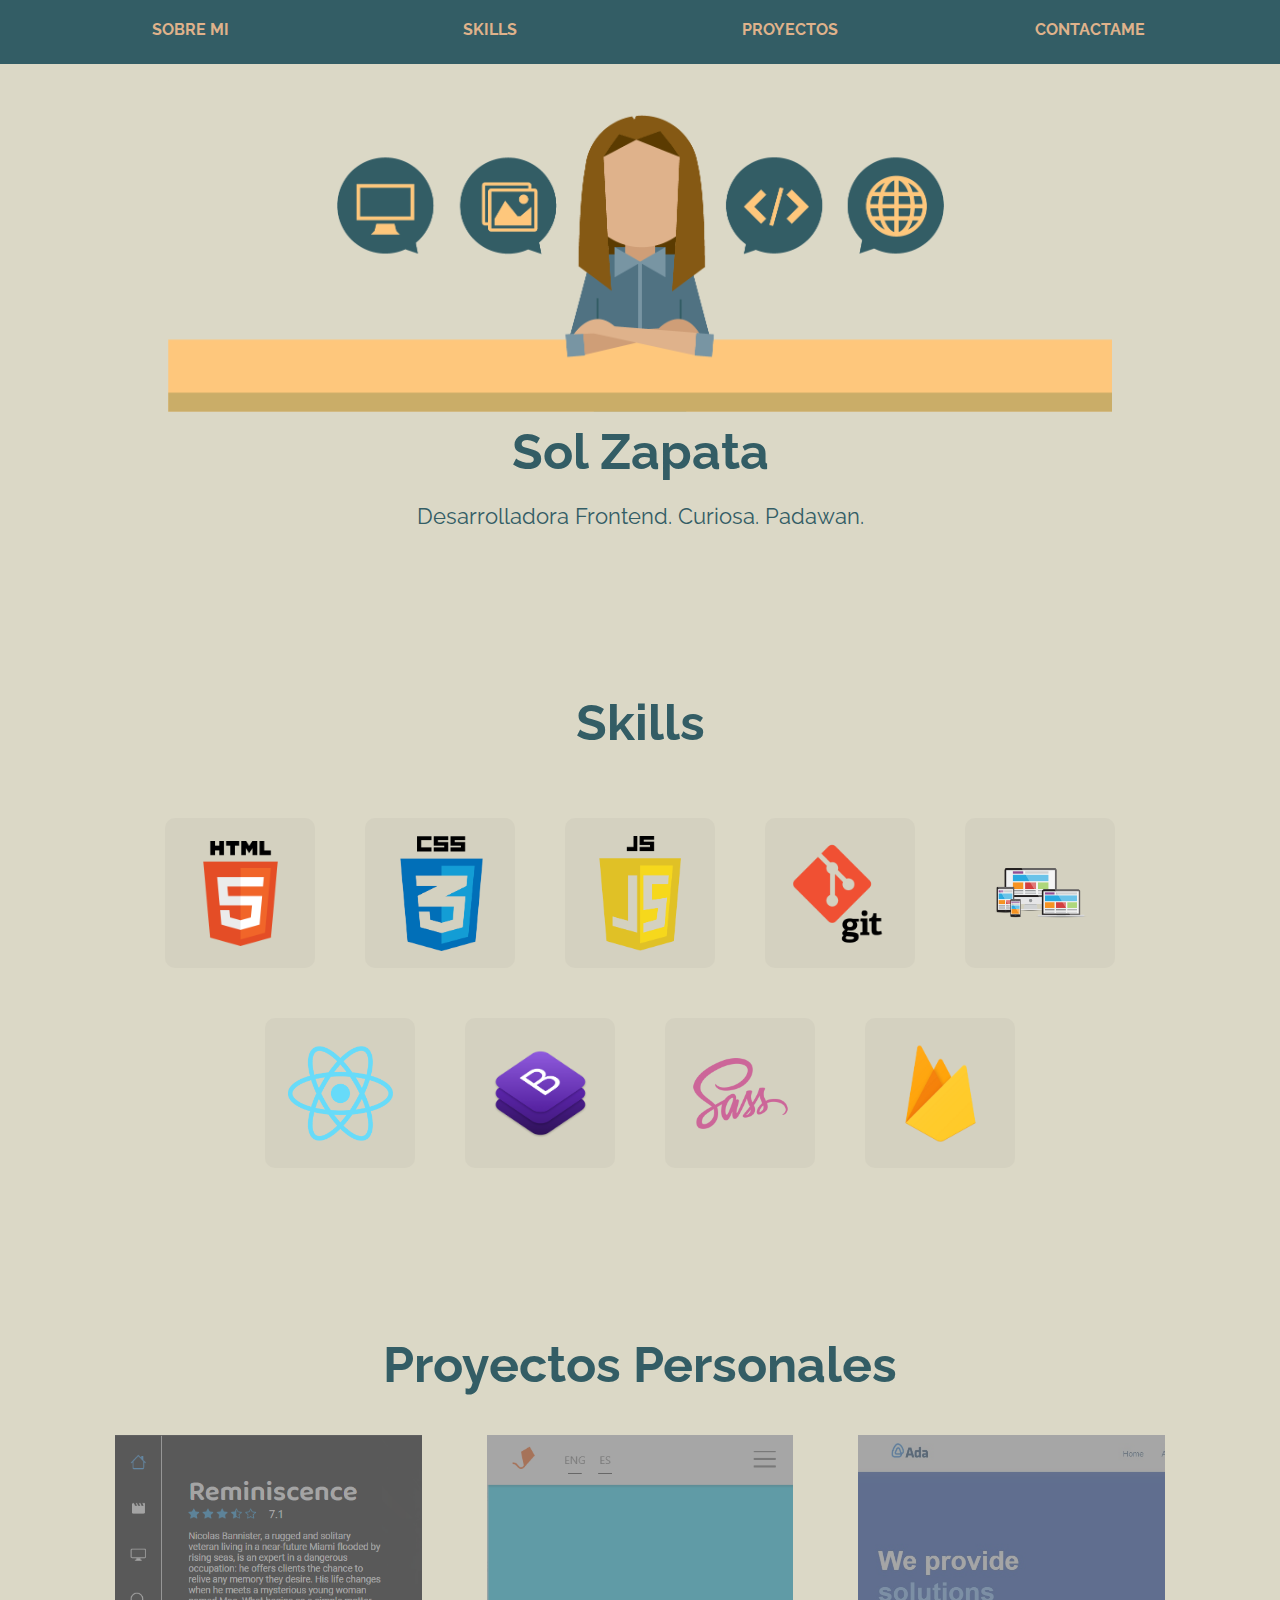
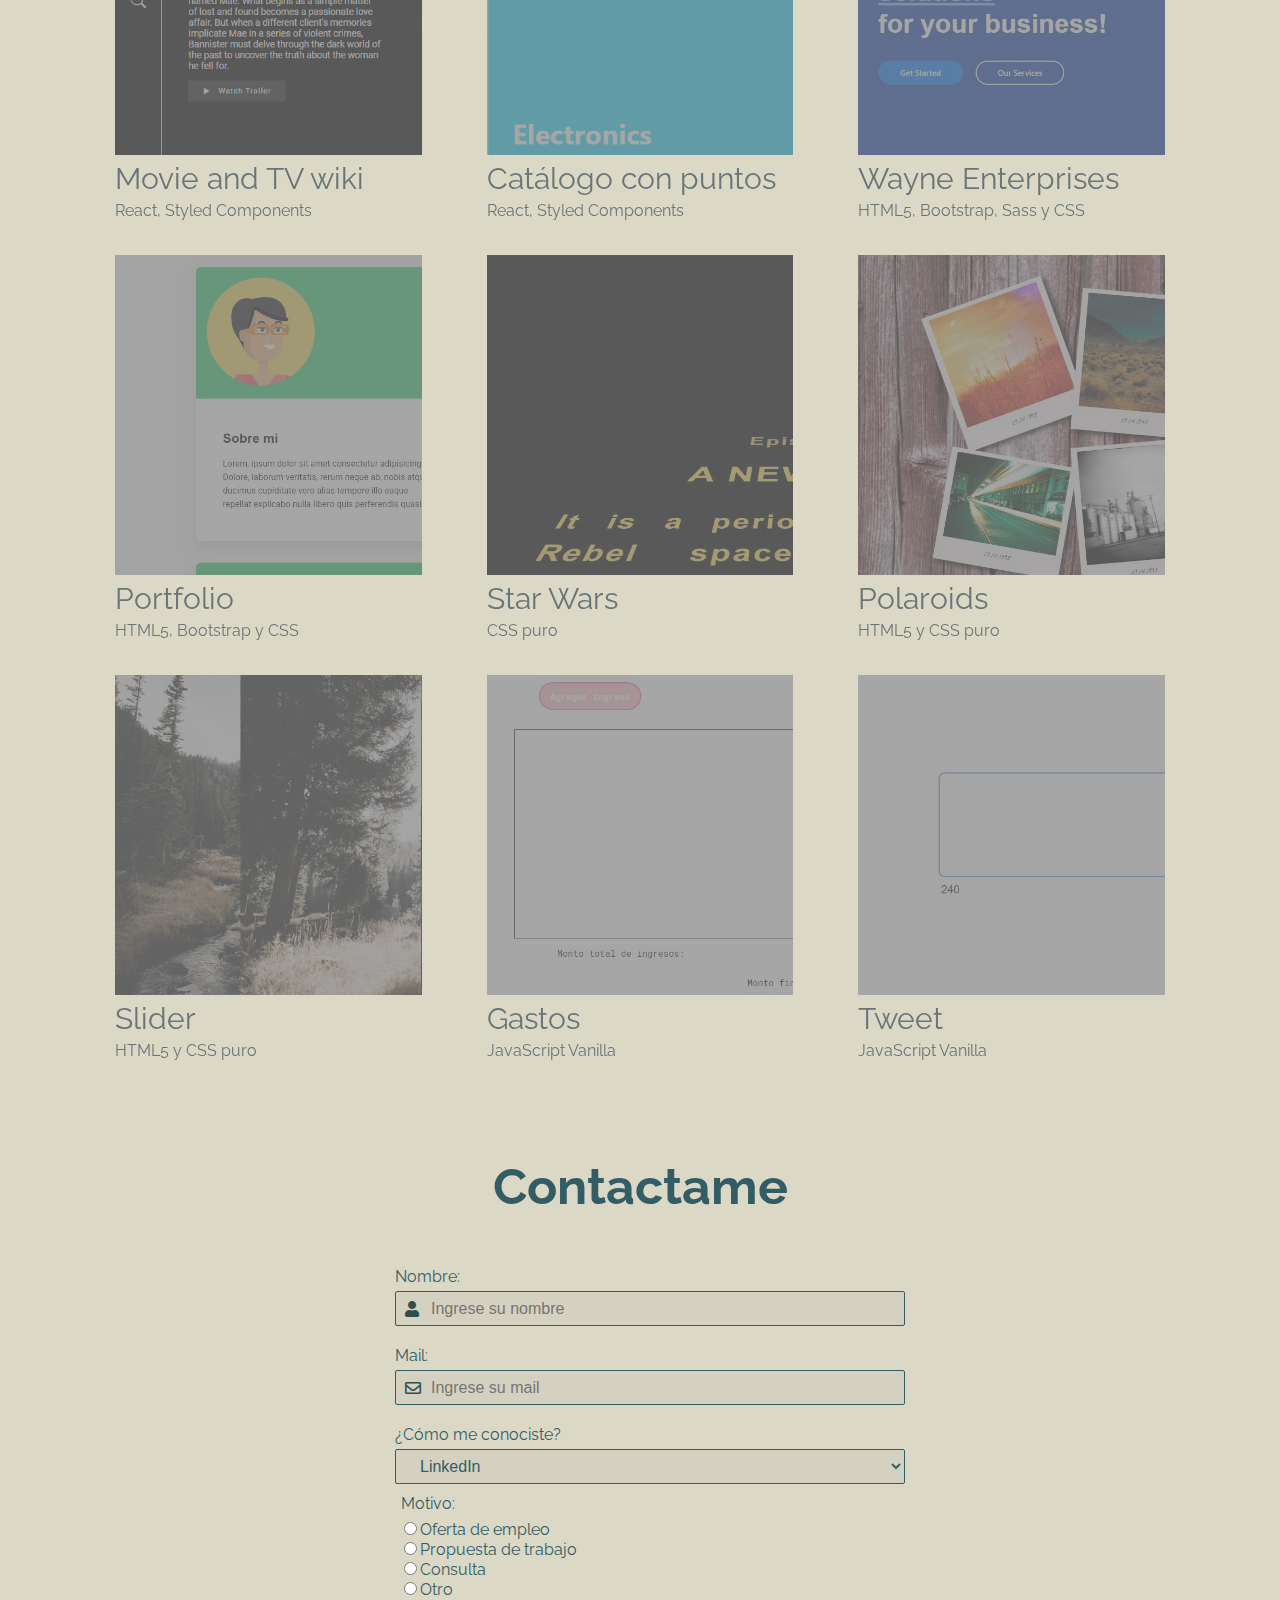
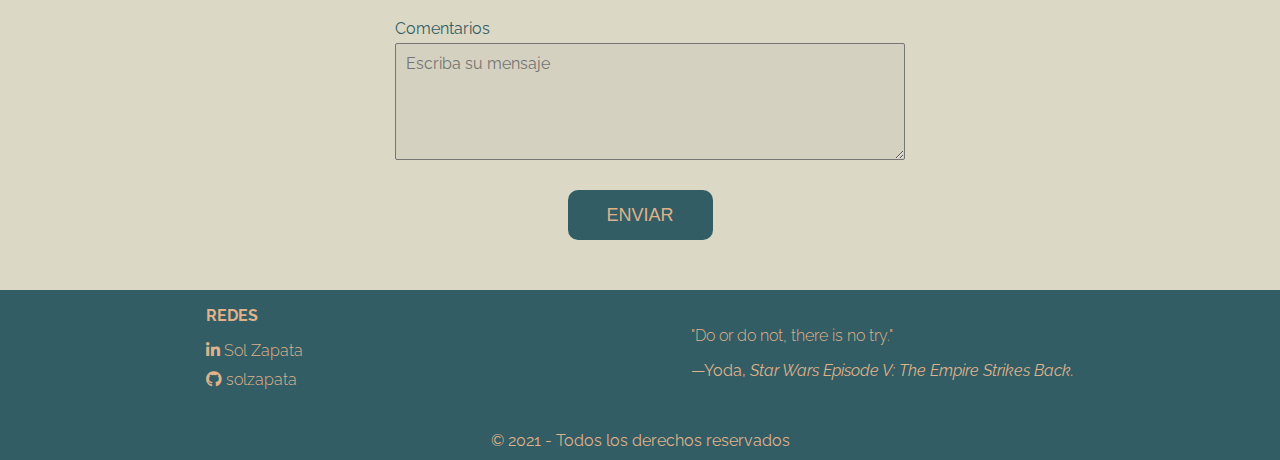
<file: index.html>
<!DOCTYPE html>
<html>
  <head>
    <title>Portfolio Sol Zapata</title>
    <link
      rel="stylesheet"
      href="https://cdnjs.cloudflare.com/ajax/libs/font-awesome/5.11.2/css/all.css"
    />
    <link rel="stylesheet" type="text/css" href="main.css" />
    <link
      href="https://fonts.googleapis.com/css?family=Calistoga:200,400,600|Open+Sans:200,300,400,700|Pacifico|Raleway:100,200,300,400,700,900&display=swap"
      rel="stylesheet"
    />
    <script src="https://ajax.googleapis.com/ajax/libs/jquery/3.5.1/jquery.min.js"></script>
  </head>

  <body>
    <header>
      <nav>
        <ul class="nav-items">
          <li><a class="nav-item" href="#aboutme">SOBRE MI</a></li>
          <li><a class="nav-item" href="#skills">SKILLS</a></li>
          <li class="proyects-nav-item">
            <a class="nav-item" href="#proyects">PROYECTOS</a>
          </li>
          <li><a class="nav-item" href="#contactme">CONTACTAME</a></li>
        </ul>
      </nav>
    </header>

    <main>
      <section id="aboutme" class="main-content presentation">
        <img class="owner-photo" src="imgs/SolZap.png" />
        <h1 class="owner-name section-title">Sol Zapata</h1>
        <p class="owner-information">
          Desarrolladora Frontend. Curiosa. Padawan.
        </p>
      </section>

      <section id="skills" class="main-content skills">
        <h2 class="section-title">Skills</h2>
        <ul class="main-contest-list">
          <li class="skill">
            <div class="list-container">
              <img src="imgs/skills/html.png" class="skill-img" />
            </div>
          </li>
          <li class="skill">
            <div class="list-container">
              <img src="imgs/skills/css.png" class="skill-img" />
            </div>
          </li>
          <li class="skill">
            <div class="list-container">
              <img src="imgs/skills/js.png" class="skill-img" />
            </div>
          </li>
          <li class="skill">
            <div class="list-container">
              <img src="imgs/skills/git.png" class="skill-img" />
            </div>
          </li>
          <li class="skill">
            <div class="list-container">
              <img src="imgs/skills/responsive.png" class="skill-img" />
            </div>
          </li>
          <li class="skill">
            <div class="list-container">
              <img src="imgs/skills/react.png" class="skill-img" />
            </div>
          </li>
          <li class="skill">
            <div class="list-container">
              <img src="imgs/skills/bootstrap.png" class="skill-img" />
            </div>
          </li>
          <li class="skill">
            <div class="list-container">
              <img src="imgs/skills/sass.png" class="skill-img" />
            </div>
          </li>
          <li class="skill">
            <div class="list-container">
              <img src="imgs/skills/firebase.png" class="skill-img" />
            </div>
          </li>
        </ul>
      </section>

      <section id="proyects" class="main-content proyects">
        <h2 class="section-title">Proyectos Personales</h2>

        <div class="proyects-container">
          <div class="proyect">
            <a
              class="proyect-link"
              href="https://movieandtvwiki.netlify.app/"
              target="_blank"
            ></a>
            <div class="proyect-description">
              <p class="proyect-name">Movie and TV wiki</p>
              <span>React, Styled Components</span>
            </div>
          </div>

          <div class="proyect">
            <a
              class="proyect-link"
              href="https://aerolab-challenge-rho.vercel.app/"
              target="_blank"
            ></a>
            <div class="proyect-description">
              <p class="proyect-name">Catálogo con puntos</p>
              <span>React, Styled Components</span>
            </div>
          </div>

          <div class="proyect">
            <a class="proyect-link" href="html/wayne.html" target="_blank"></a>
            <div class="proyect-description">
              <p class="proyect-name">Wayne Enterprises</p>
              <span>HTML5, Bootstrap, Sass y CSS</span>
            </div>
          </div>

          <div class="proyect">
            <a
              class="proyect-link"
              href="html/portfolio.html"
              target="_blank"
            ></a>
            <div class="proyect-description">
              <p class="proyect-name">Portfolio</p>
              <span>HTML5, Bootstrap y CSS</span>
            </div>
          </div>

          <div class="proyect">
            <a
              class="proyect-link"
              href="html/starwars.html"
              target="_blank"
            ></a>
            <div class="proyect-description">
              <p class="proyect-name">Star Wars</p>
              <span>CSS puro</span>
            </div>
          </div>

          <div class="proyect">
            <a
              class="proyect-link"
              href="html/polaroids.html"
              target="_blank"
            ></a>
            <div class="proyect-description">
              <p class="proyect-name">Polaroids</p>
              <span>HTML5 y CSS puro</span>
            </div>
          </div>

          <div class="proyect">
            <a class="proyect-link" href="html/slider.html" target="_blank"></a>
            <div class="proyect-description">
              <p class="proyect-name">Slider</p>
              <span>HTML5 y CSS puro</span>
            </div>
          </div>

          <div class="proyect">
            <a
              class="proyect-link"
              href="./html/controladordegastos.html"
              target="_blank"
            ></a>
            <div class="proyect-description">
              <p class="proyect-name">Gastos</p>
              <span>JavaScript Vanilla</span>
            </div>
          </div>

          <div class="proyect">
            <a
              class="proyect-link"
              href="./html/tweet.html"
              target="_blank"
            ></a>
            <div class="proyect-description">
              <p class="proyect-name">Tweet</p>
              <span>JavaScript Vanilla</span>
            </div>
          </div>
        </div>
      </section>

      <section id="contactme" class="main-content contactme">
        <h2 class="section-title">Contactame</h2>
        <form
          class="contact-me-form"
          action="https://formsubmit.co/0f977f95702e413e2dbde61e8049b1c4"
          method="POST"
        >
          <div class="contact-information">
            <label for="contact-name">Nombre:</label>
            <div class="form-imput-container">
              <input
                required
                placeholder="Ingrese su nombre"
                type="text"
                id="contact-name"
                class="contact-me-form-input"
                name="nombre"
              />
              <i class="fas fa-user user-icon"></i>
              <i class="fas fa-check-circle valid-icon"></i>
              <i class="fas fa-times-circle invalid-icon"></i>
            </div>
          </div>
          <div class="contact-information">
            <label for="contact-mail">Mail:</label>
            <div class="form-imput-container">
              <input
                required
                placeholder="Ingrese su mail"
                type="email"
                id="contact-mail"
                class="contact-me-form-input"
                name="email"
              />
              <i class="far fa-envelope mail-icon"></i>
              <i class="fas fa-check-circle valid-icon"></i>
              <i class="fas fa-times-circle invalid-icon"></i>
            </div>
          </div>
          <div class="contact-information">
            <label>¿Cómo me conociste?</label>
            <select
              name="como-me-conoces"
              class="contact-me-form-input option-menu"
            >
              <option>LinkedIn</option>
              <option>Twitter</option>
              <option>Facebook</option>
              <option>Referidos</option>
              <option>Otro</option>
            </select>
          </div>
          <fieldset name="razon-de-contacto" class="reason-for-contact">
            <legend>Motivo:</legend>
            <div class="reason">
              <input type="radio" name="reason" id="job-offer" /><label
                for="job-offer"
                >Oferta de empleo</label
              >
            </div>
            <div class="reason">
              <input type="radio" name="reason" id="work-proposition" /><label
                for="work-proposition"
                >Propuesta de trabajo</label
              >
            </div>
            <div class="reason">
              <input type="radio" name="reason" id="question" /><label
                for="question"
                >Consulta</label
              >
            </div>
            <div class="reason">
              <input type="radio" name="reason" id="other" /><label for="other"
                >Otro</label
              >
            </div>
          </fieldset>
          <div class="contact-information">
            <label for="contact-msg">Comentarios</label>
            <textarea
              placeholder="Escriba su mensaje"
              cols="50"
              rows="5"
              id="contact-msg"
              class="contact-me-form-input"
              name="comentarios"
            ></textarea>
          </div>
          <button class="contact-information send-btn" type="submit">
            ENVIAR
          </button>
        </form>
      </section>
    </main>

    <footer>
      <div class="footer-main-part">
        <div class="footer-column socialnetworks-column">
          <p id="socialnetworks" class="footer-links-title">REDES</p>
          <ul class="footer-links">
            <li class="footer-link">
              <i class="fab fa-linkedin-in socialnetwork-icon"></i>
              <a
                class="footer-social-network-user"
                target="_blank"
                href="https://www.linkedin.com/in/sol-zapata/"
                >Sol Zapata</a
              >
            </li>
            <li class="footer-link">
              <i class="fab fa-github socialnetwork-icon"></i>
              <a
                class="footer-social-network-user"
                target="_blank"
                href="https://www.github.com/solzapata"
                >solzapata</a
              >
            </li>
          </ul>
        </div>

        <div class="footer-column quote-column">
          <div class="footer-quote">
            <p class="footer-quote-text">"Do or do not, there is no try."</p>
            <p class="footer-quote-author">
              —Yoda, <i>Star Wars Episode V: The Empire Strikes Back.</i>
            </p>
          </div>
        </div>
      </div>

      <div class="footer-copyright">
        <p class="footer-copyright-text">
          © 2021 - Todos los derechos reservados
        </p>
      </div>
    </footer>
    <script src="script.js"></script>
  </body>
</html>
</file>
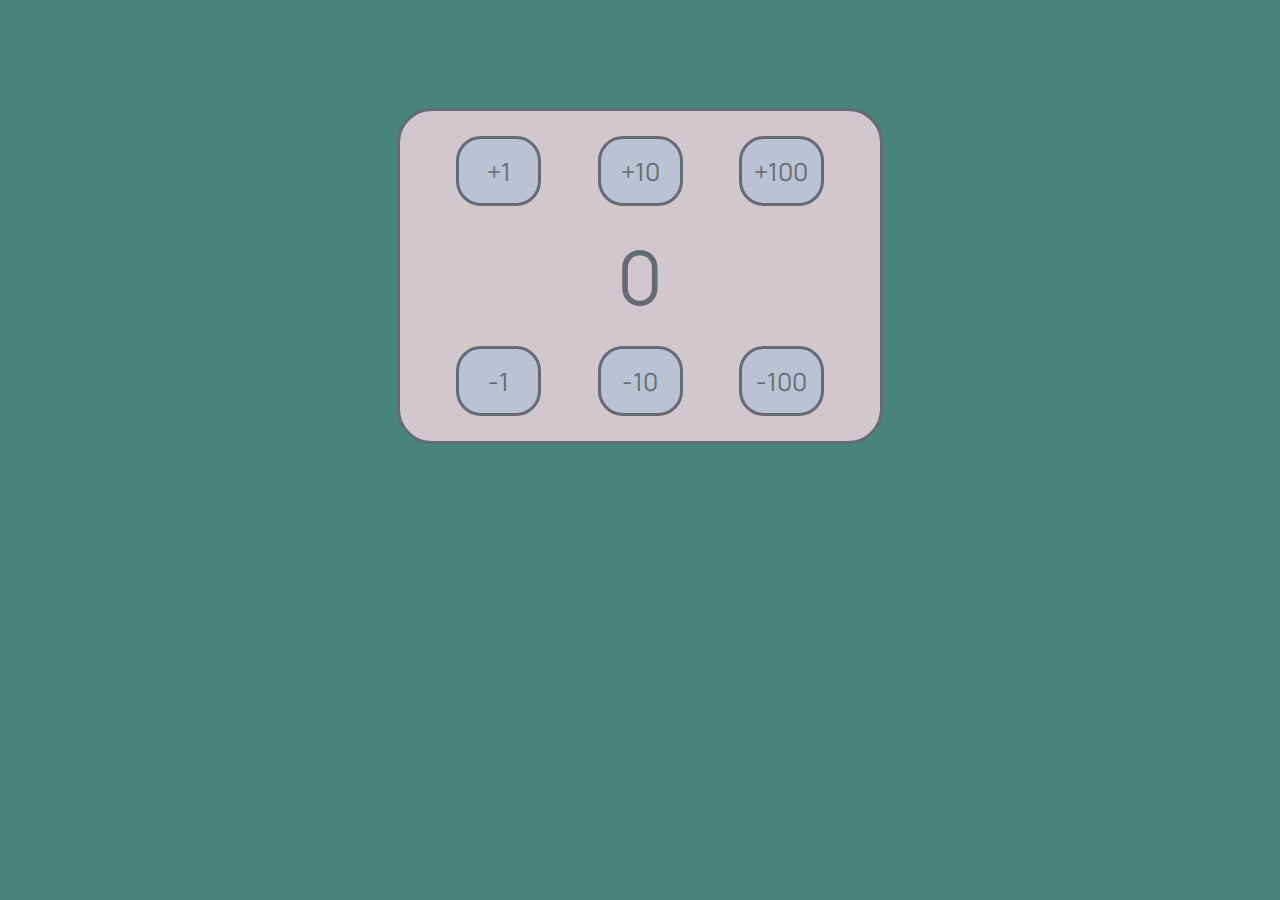
<file: html/contador.html>
<!DOCTYPE html>

<html lang="en">
  <head>
    <meta charset="UTF-8" />

    <meta name="viewport" content="width=device-width, initial-scale=1.0" />

    <link
      href="https://fonts.googleapis.com/css2?family=Manrope&display=swap"
      rel="stylesheet"
    />

    <link rel="stylesheet" href="../styles/contador.css" />

    <title>Calculadora</title>
  </head>

  <body>
    <div class="calculadora">
      <div class="botones">
        <button class="boton sumo-uno">+1</button>

        <button class="boton sumo-diez">+10</button>

        <button class="boton sumo-cien">+100</button>
      </div>

      <div class="container-resultado">
        <span class="resultado">0</span>
      </div>

      <div class="botones">
        <button class="boton resto-uno">-1</button>

        <button class="boton resto-diez">-10</button>

        <button class="boton resto-cien">-100</button>
      </div>
    </div>

    <script src="../script/contador.js"></script>
  </body>
</html>
</file>
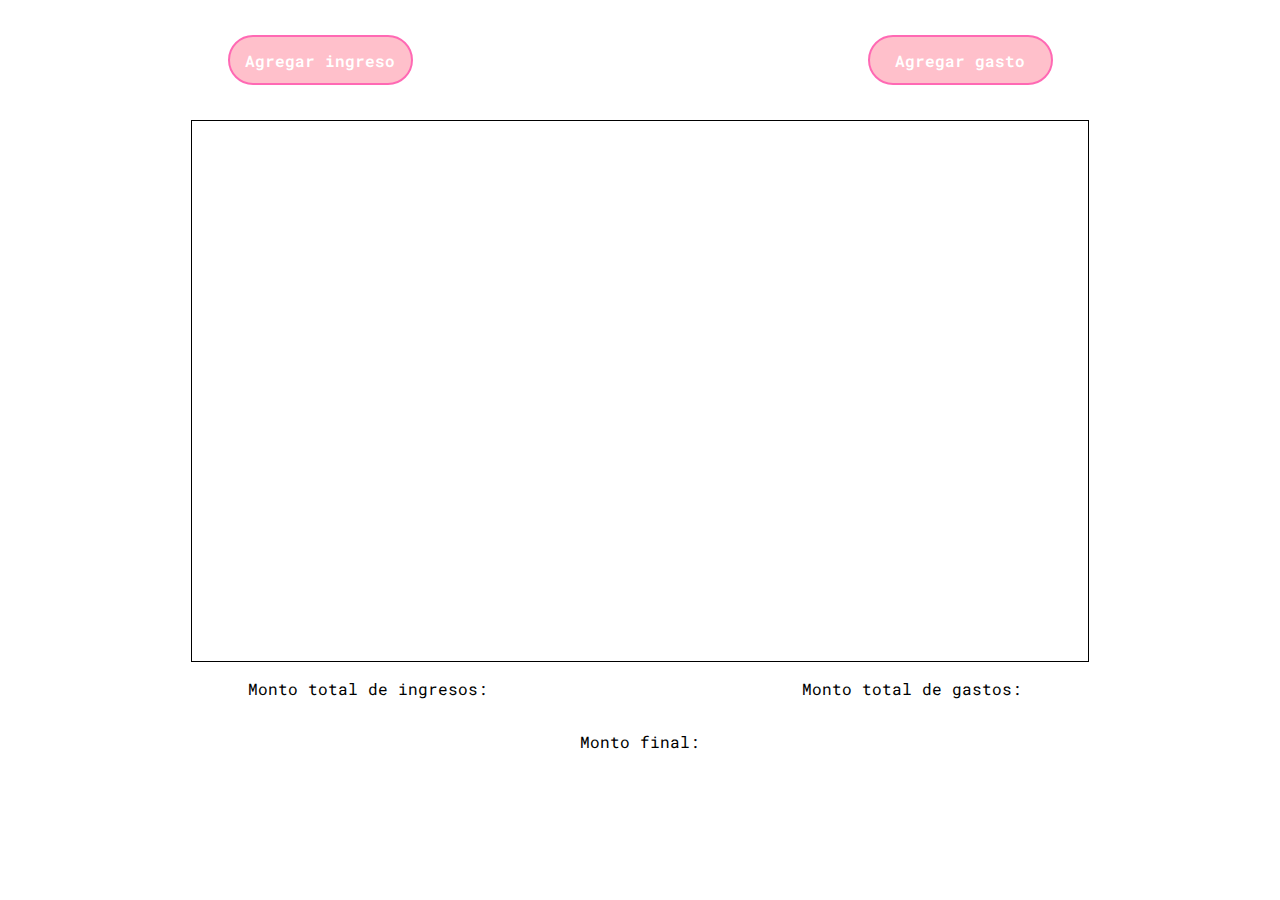
<file: html/controladordegastos.html>
<!DOCTYPE html>

<html lang="en">
  <head>
    <meta charset="UTF-8" />

    <meta name="viewport" content="width=device-width, initial-scale=1.0" />

    <title>Controlador de gastos</title>

    <link rel="stylesheet" href="../styles/controladordegastos.css" />

    <link
      href="https://fonts.googleapis.com/css2?family=Roboto+Mono&display=swap"
      rel="stylesheet"
    />
  </head>

  <body>
    <div class="botones">
      <button class="btn btn-ingreso">Agregar ingreso</button>

      <button class="btn btn-gasto">Agregar gasto</button>
    </div>

    <div class="lista">
      <div class="textos-ingresados"></div>
    </div>

    <div class="contenedor-parciales">
      <div class="parcial monto-ingresos">
        <p>Monto total de ingresos:</p>
      </div>

      <div class="parcial monto-gastos">
        <p>Monto total de gastos:</p>
      </div>
    </div>

    <div class="monto-total">
      <p>Monto final:</p>
    </div>

    <script src="../script/controladordegastos.js"></script>
  </body>
</html>
</file>
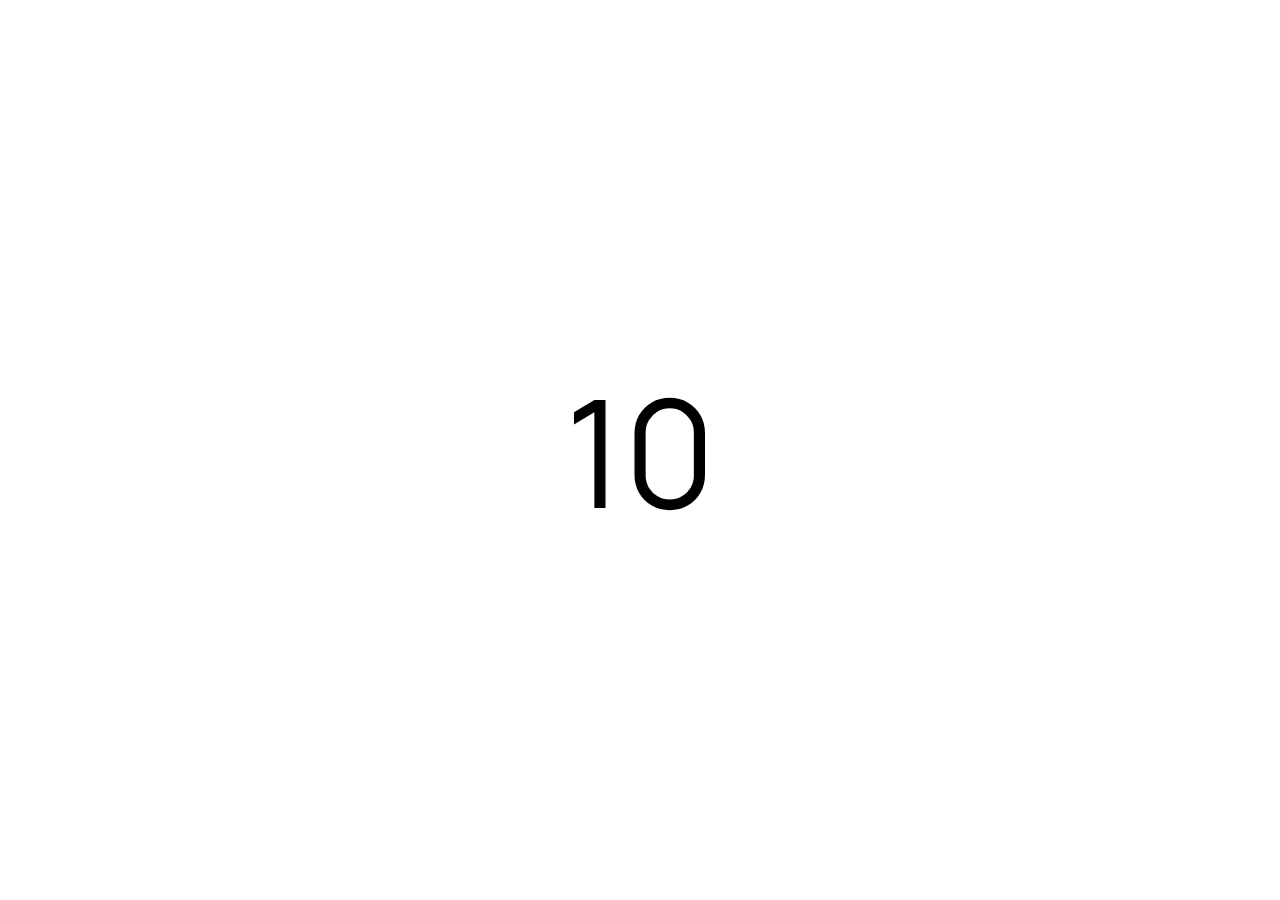
<file: html/cuentaregresiva.html>
<!DOCTYPE html>

<html lang="en">
  <head>
    <meta charset="UTF-8" />

    <meta name="viewport" content="width=device-width, initial-scale=1.0" />

    <title>Cuenta regresiva</title>

    <link rel="stylesheet" href="../styles/cuentaregresiva.css" />

    <link
      href="https://fonts.googleapis.com/css2?family=Manrope:wght@600&display=swap"
      rel="stylesheet"
    />
  </head>

  <body>
    <div class="container-numeros">
      <span class="numero">10</span>
    </div>

    <script src="../script/cuentaregresiva.js"></script>
  </body>
</html>
</file>
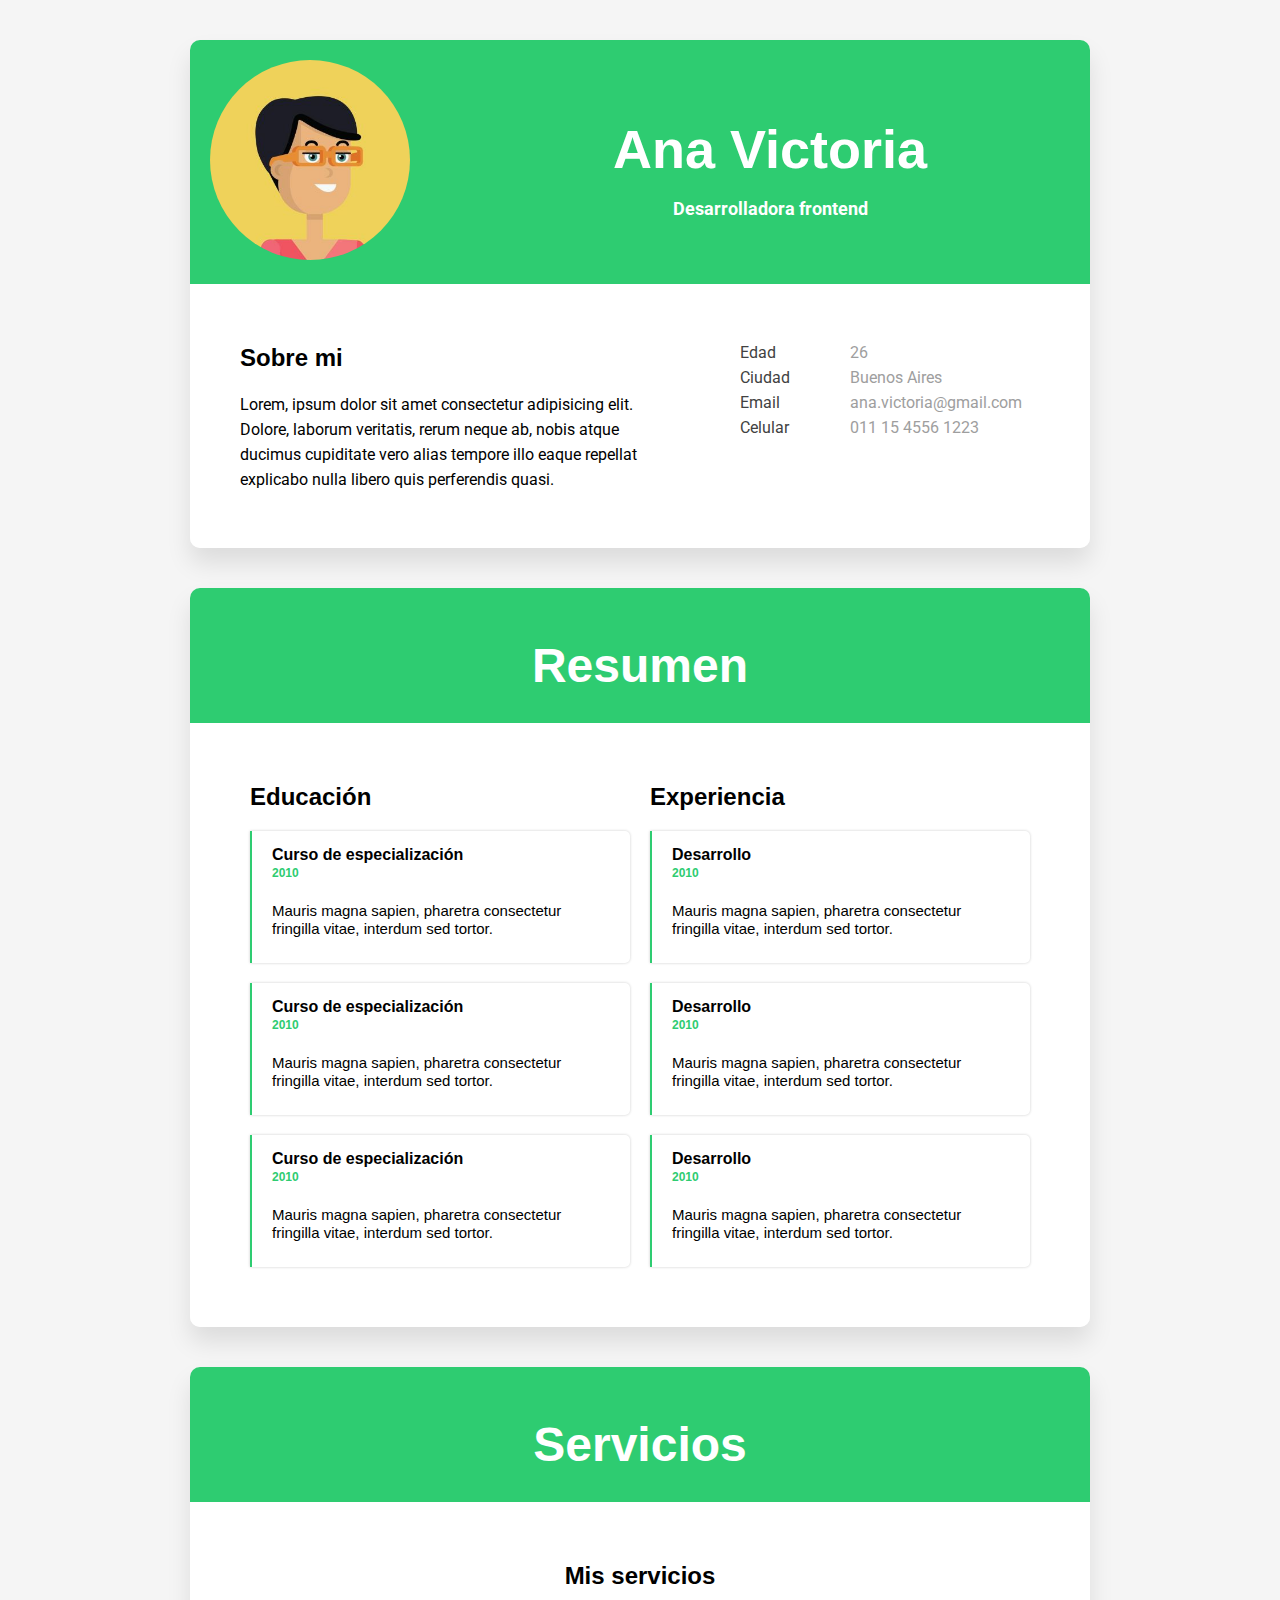
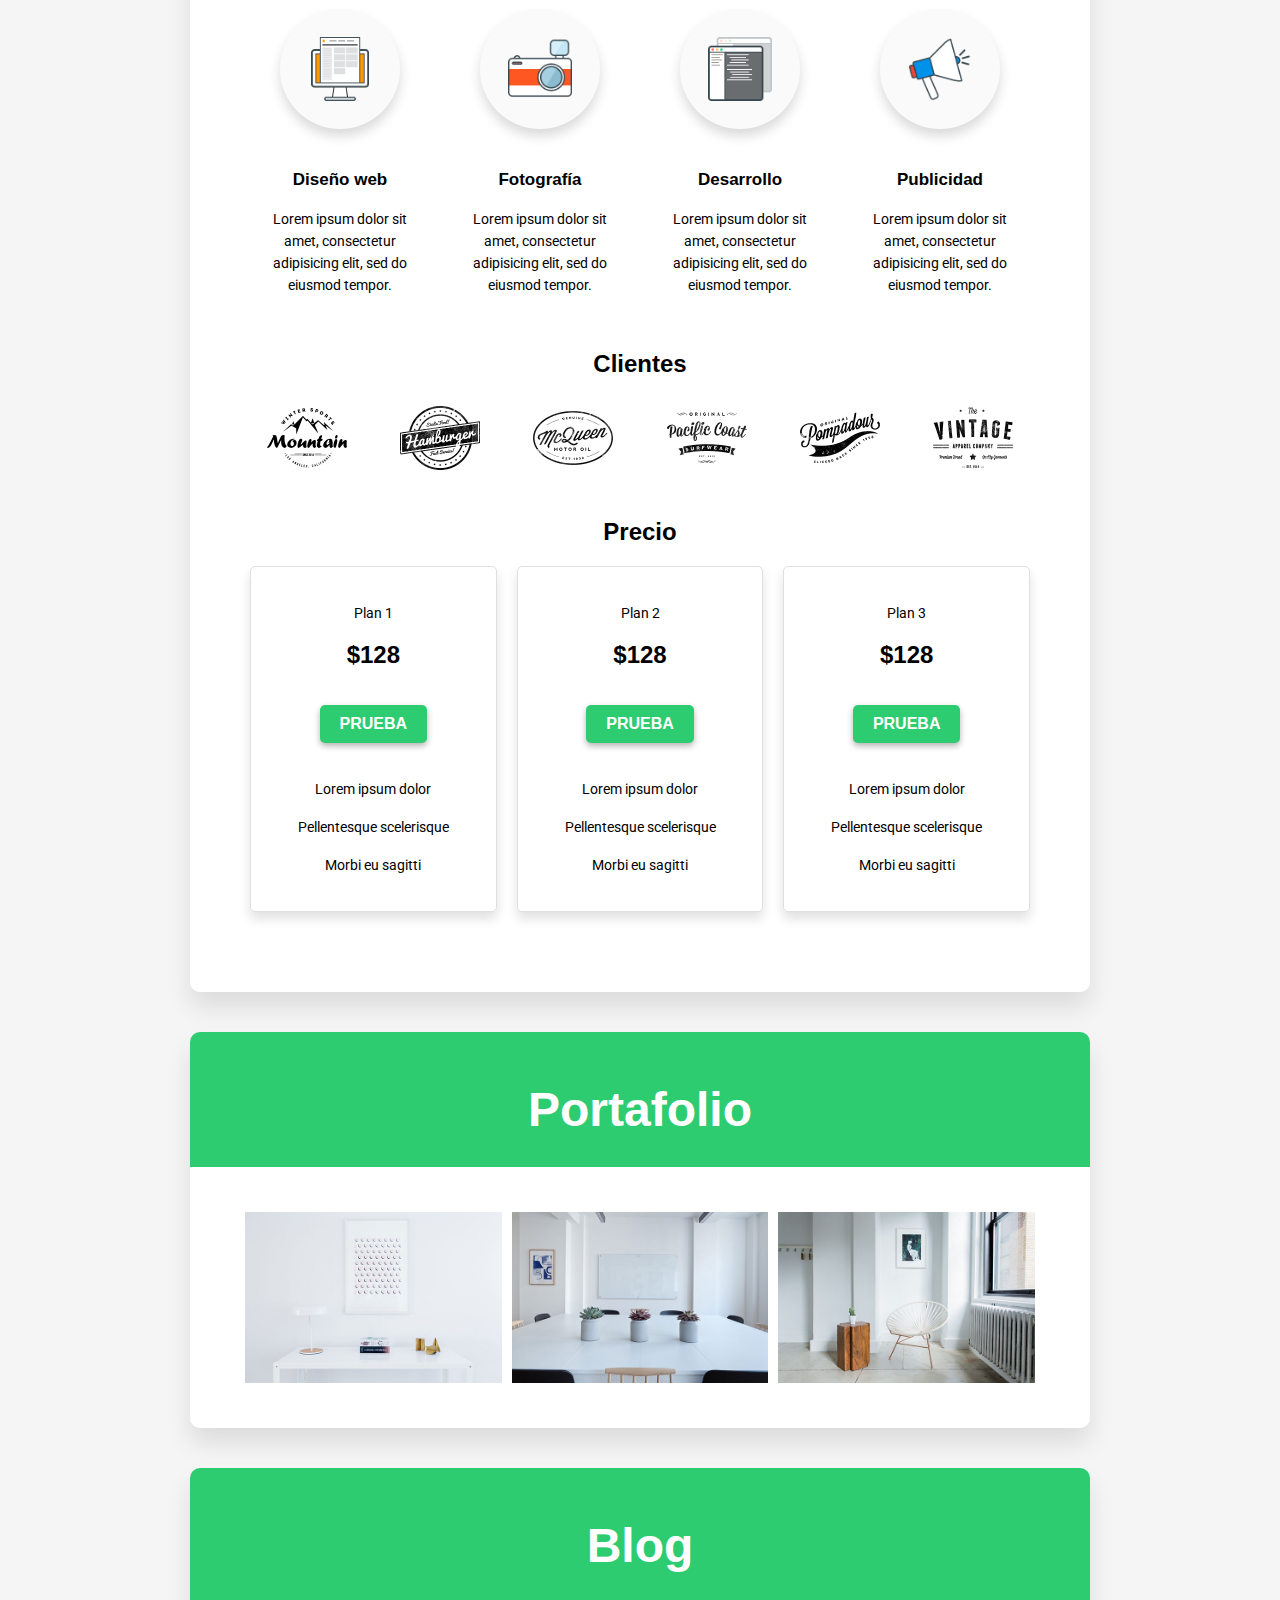
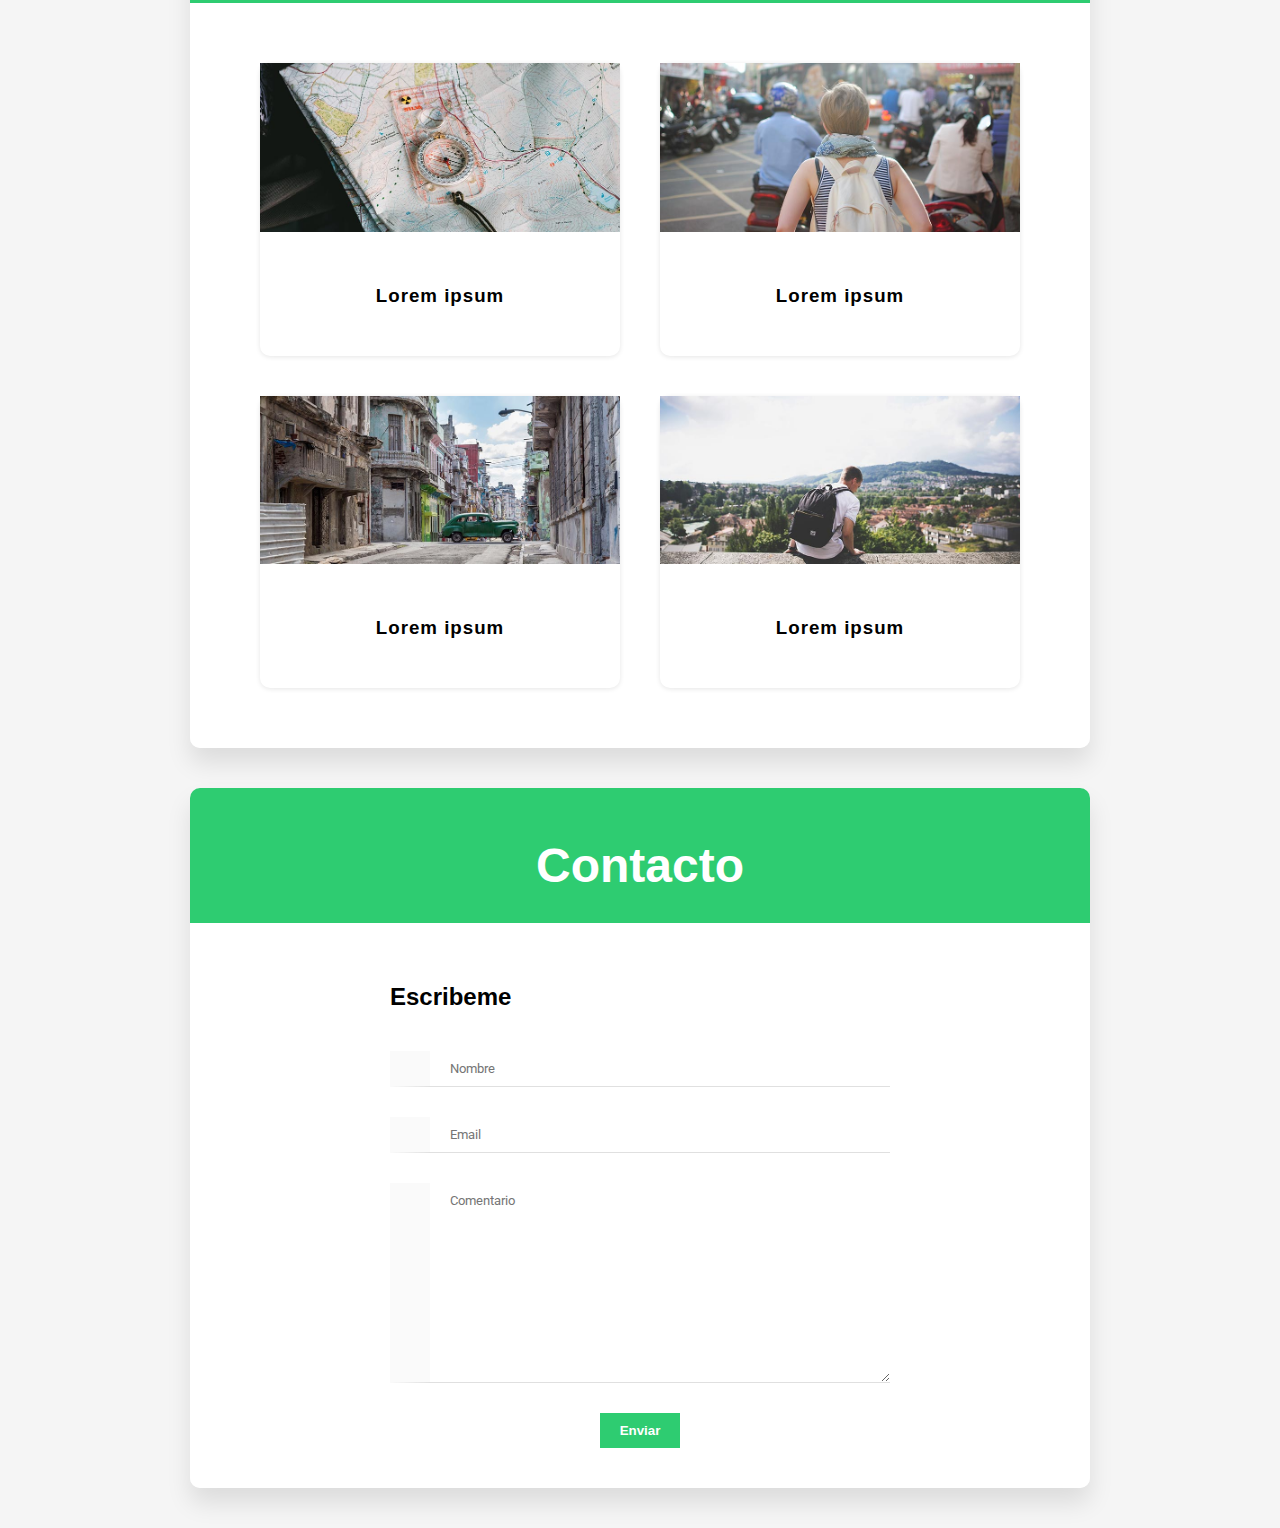
<file: html/portfolio.html>
<!DOCTYPE html>
<html>
  <head>
    <meta charset="UTF-8" />
    <meta name="viewport" content="width=device-width, initial-scale=1.0" />
    <title>Portfolio con Responsive Design</title>
    <link rel="stylesheet" href="../styles/portfolio.css" />
    <link
      href="https://fonts.googleapis.com/css?family=Roboto"
      rel="stylesheet"
    />
  </head>
  <body>
    <div class="column">
      <!--    
        =======================================
                    ABOUT SECTION
        ======================================= 
        -->
      <section class="card">
        <div class="card-header">
          <div class="about-container">
            <div class="picture-container">
              <img src="../imgs/portfolio/avatar.jpg" alt="" class="avatar" />
            </div>
            <div class="name-container">
              <h1 class="name">Ana Victoria</h1>
              <p class="job">Desarrolladora frontend</p>
            </div>
          </div>
        </div>
        <div class="card-body">
          <div class="content-container">
            <div class="about-me">
              <h2 class="subtitle">Sobre mi</h2>
              <p class="description">
                Lorem, ipsum dolor sit amet consectetur adipisicing elit.
                Dolore, laborum veritatis, rerum neque ab, nobis atque ducimus
                cupiditate vero alias tempore illo eaque repellat explicabo
                nulla libero quis perferendis quasi.
              </p>
            </div>
            <div class="info">
              <ul class="info-list">
                <li>
                  <span class="info-property">Edad</span>
                  <span class="info-value">26</span>
                </li>
                <li>
                  <span class="info-property">Ciudad</span>
                  <span class="info-value">Buenos Aires</span>
                </li>
                <li>
                  <span class="info-property">Email</span>
                  <span class="info-value">ana.victoria@gmail.com</span>
                </li>
                <li>
                  <span class="info-property">Celular</span>
                  <span class="info-value">011 15 4556 1223</span>
                </li>
              </ul>
            </div>
          </div>
        </div>
      </section>

      <!--    
        =======================================
                    RESUME SECTION
        ======================================= 
        -->
      <section class="card">
        <div class="card-header">
          <h1 class="title">Resumen</h1>
        </div>
        <div class="card-body">
          <div class="content-container">
            <div class="timeline-container">
              <h2 class="subtitle">Educación</h2>
              <div class="timeline-item">
                <h3 class="timeline-title">Curso de especialización</h3>
                <h4 class="timeline-period">2010</h4>
                <p class="timeline-description">
                  Mauris magna sapien, pharetra consectetur fringilla vitae,
                  interdum sed tortor.
                </p>
              </div>
              <div class="timeline-item">
                <h3 class="timeline-title">Curso de especialización</h3>
                <h4 class="timeline-period">2010</h4>
                <p class="timeline-description">
                  Mauris magna sapien, pharetra consectetur fringilla vitae,
                  interdum sed tortor.
                </p>
              </div>
              <div class="timeline-item">
                <h3 class="timeline-title">Curso de especialización</h3>
                <h4 class="timeline-period">2010</h4>
                <p class="timeline-description">
                  Mauris magna sapien, pharetra consectetur fringilla vitae,
                  interdum sed tortor.
                </p>
              </div>
            </div>
            <div class="timeline-container">
              <h2 class="subtitle">Experiencia</h2>
              <div class="timeline-item">
                <h3 class="timeline-title">Desarrollo</h3>
                <h4 class="timeline-period">2010</h4>
                <p class="timeline-description">
                  Mauris magna sapien, pharetra consectetur fringilla vitae,
                  interdum sed tortor.
                </p>
              </div>
              <div class="timeline-item">
                <h3 class="timeline-title">Desarrollo</h3>
                <h4 class="timeline-period">2010</h4>
                <p class="timeline-description">
                  Mauris magna sapien, pharetra consectetur fringilla vitae,
                  interdum sed tortor.
                </p>
              </div>
              <div class="timeline-item">
                <h3 class="timeline-title">Desarrollo</h3>
                <h4 class="timeline-period">2010</h4>
                <p class="timeline-description">
                  Mauris magna sapien, pharetra consectetur fringilla vitae,
                  interdum sed tortor.
                </p>
              </div>
            </div>
          </div>
        </div>
      </section>

      <!--    
        =======================================
                    SERVICES SECTION
        ======================================= 
        -->
      <section class="card">
        <div class="card-header">
          <h1 class="title">Servicios</h1>
        </div>
        <div class="card-body">
          <div class="services-container">
            <!-- Price -->
            <h2 class="subtitle">Mis servicios</h2>
            <div class="service-section-container">
              <div class="service-block">
                <div class="service-img-container">
                  <img
                    src="../imgs/portfolio/services/web_design_icon.png"
                    alt=""
                    class="service-img"
                  />
                </div>
                <h3 class="service-title">Diseño web</h3>
                <p class="service-description">
                  Lorem ipsum dolor sit amet, consectetur adipisicing elit, sed
                  do eiusmod tempor.
                </p>
              </div>
              <div class="service-block">
                <div class="service-img-container">
                  <img
                    src="../imgs/portfolio/services/photography_icon.png"
                    alt=""
                    class="service-img"
                  />
                </div>
                <h3 class="service-title">Fotografía</h3>
                <p class="service-description">
                  Lorem ipsum dolor sit amet, consectetur adipisicing elit, sed
                  do eiusmod tempor.
                </p>
              </div>
              <div class="service-block">
                <div class="service-img-container">
                  <img
                    src="../imgs/portfolio/services/creativity_icon.png"
                    alt=""
                    class="service-img"
                  />
                </div>
                <h3 class="service-title">Desarrollo</h3>
                <p class="service-description">
                  Lorem ipsum dolor sit amet, consectetur adipisicing elit, sed
                  do eiusmod tempor.
                </p>
              </div>
              <div class="service-block">
                <div class="service-img-container">
                  <img
                    src="../imgs/portfolio/services/advetising_icon.png"
                    alt=""
                    class="service-img"
                  />
                </div>
                <h3 class="service-title">Publicidad</h3>
                <p class="service-description">
                  Lorem ipsum dolor sit amet, consectetur adipisicing elit, sed
                  do eiusmod tempor.
                </p>
              </div>
            </div>

            <!-- Clients -->
            <h2 class="subtitle clear">Clientes</h2>
            <div class="service-section-container">
              <img
                src="../imgs/portfolio/clients/client_1.png"
                alt=""
                class="services-client"
              />
              <img
                src="../imgs/portfolio/clients/client_2.png"
                alt=""
                class="services-client"
              />
              <img
                src="../imgs/portfolio/clients/client_3.png"
                alt=""
                class="services-client"
              />
              <img
                src="../imgs/portfolio/clients/client_4.png"
                alt=""
                class="services-client"
              />
              <img
                src="../imgs/portfolio/clients/client_5.png"
                alt=""
                class="services-client"
              />
              <img
                src="../imgs/portfolio/clients/client_6.png"
                alt=""
                class="services-client"
              />
            </div>

            <!-- Pricing -->
            <h2 class="subtitle clear">Precio</h2>
            <div class="service-section-container">
              <div class="pricing-box">
                <p class="pricing-text">Plan 1</p>
                <h1 class="subtitle">$128</h1>
                <a href="#" class="pricing-button">PRUEBA</a>
                <p class="pricing-text">Lorem ipsum dolor</p>
                <p class="pricing-text">Pellentesque scelerisque</p>
                <p class="pricing-text">Morbi eu sagitti</p>
              </div>
              <div class="pricing-box">
                <p class="pricing-text">Plan 2</p>
                <h1 class="subtitle">$128</h1>
                <a href="#" class="pricing-button">PRUEBA</a>
                <p class="pricing-text">Lorem ipsum dolor</p>
                <p class="pricing-text">Pellentesque scelerisque</p>
                <p class="pricing-text">Morbi eu sagitti</p>
              </div>
              <div class="pricing-box">
                <p class="pricing-text">Plan 3</p>
                <h1 class="subtitle">$128</h1>
                <a href="#" class="pricing-button">PRUEBA</a>
                <p class="pricing-text">Lorem ipsum dolor</p>
                <p class="pricing-text">Pellentesque scelerisque</p>
                <p class="pricing-text">Morbi eu sagitti</p>
              </div>
            </div>
          </div>
        </div>
      </section>

      <!--    
        =======================================
                    PORTFOLIO SECTION
        ======================================= 
        -->
      <section class="card">
        <div class="card-header">
          <h1 class="title">Portafolio</h1>
        </div>
        <div class="card-body">
          <div class="content-container">
            <img
              src="../imgs/portfolio/portfolio/1.jpg"
              alt=""
              class="portfolio-img"
            />
            <img
              src="../imgs/portfolio/portfolio/2.jpg"
              alt=""
              class="portfolio-img"
            />
            <img
              src="../imgs/portfolio/portfolio/3.jpg"
              alt=""
              class="portfolio-img"
            />
            <img
              src="../imgs/portfolio/portfolio/4.jpg"
              alt=""
              class="portfolio-img"
            />
            <img
              src="../imgs/portfolio/portfolio/5.jpg"
              alt=""
              class="portfolio-img"
            />
            <img
              src="../imgs/portfolio/portfolio/6.jpg"
              alt=""
              class="portfolio-img"
            />
            <img
              src="../imgs/portfolio/portfolio/7.jpg"
              alt=""
              class="portfolio-img"
            />
            <img
              src="../imgs/portfolio/portfolio/8.jpg"
              alt=""
              class="portfolio-img"
            />
            <img
              src="../imgs/portfolio/portfolio/9.jpg"
              alt=""
              class="portfolio-img"
            />
          </div>
        </div>
      </section>

      <!--    
        =======================================
                    BLOG SECTION
        ======================================= 
        -->
      <section class="card">
        <div class="card-header">
          <h1 class="title">Blog</h1>
        </div>
        <div class="card-body">
          <div class="blog-container">
            <div class="blog-post">
              <img
                src="../imgs/portfolio/blog/blog_post_1.jpg"
                alt=""
                class="blog-post-img"
              />
              <h3 class="blog-post-title">Lorem ipsum</h3>
            </div>
            <div class="blog-post">
              <img
                src="../imgs/portfolio/blog/blog_post_2.jpg"
                alt=""
                class="blog-post-img"
              />
              <h3 class="blog-post-title">Lorem ipsum</h3>
            </div>
            <div class="blog-post">
              <img
                src="../imgs/portfolio/blog/blog_post_6.jpg"
                alt=""
                class="blog-post-img"
              />
              <h3 class="blog-post-title">Lorem ipsum</h3>
            </div>
            <div class="blog-post">
              <img
                src="../imgs/portfolio/blog/blog_post_7.jpg"
                alt=""
                class="blog-post-img"
              />
              <h3 class="blog-post-title">Lorem ipsum</h3>
            </div>
          </div>
        </div>
      </section>

      <!--    
        =======================================
                    CONTACT SECTION
        ======================================= 
        -->
      <section class="card">
        <div class="card-header">
          <h1 class="title">Contacto</h1>
        </div>
        <div class="card-body">
          <div class="content-container">
            <div class="contact">
              <h2 class="subtitle">Escribeme</h2>
              <form class="contact-form">
                <input type="text" placeholder="Nombre" class="input-text" />
                <input type="text" placeholder="Email" class="input-text" />
                <textarea placeholder="Comentario" class="textarea"></textarea>
                <button class="send-button">Enviar</button>
              </form>
            </div>
          </div>
        </div>
      </section>
    </div>
  </body>
</html>
</file>
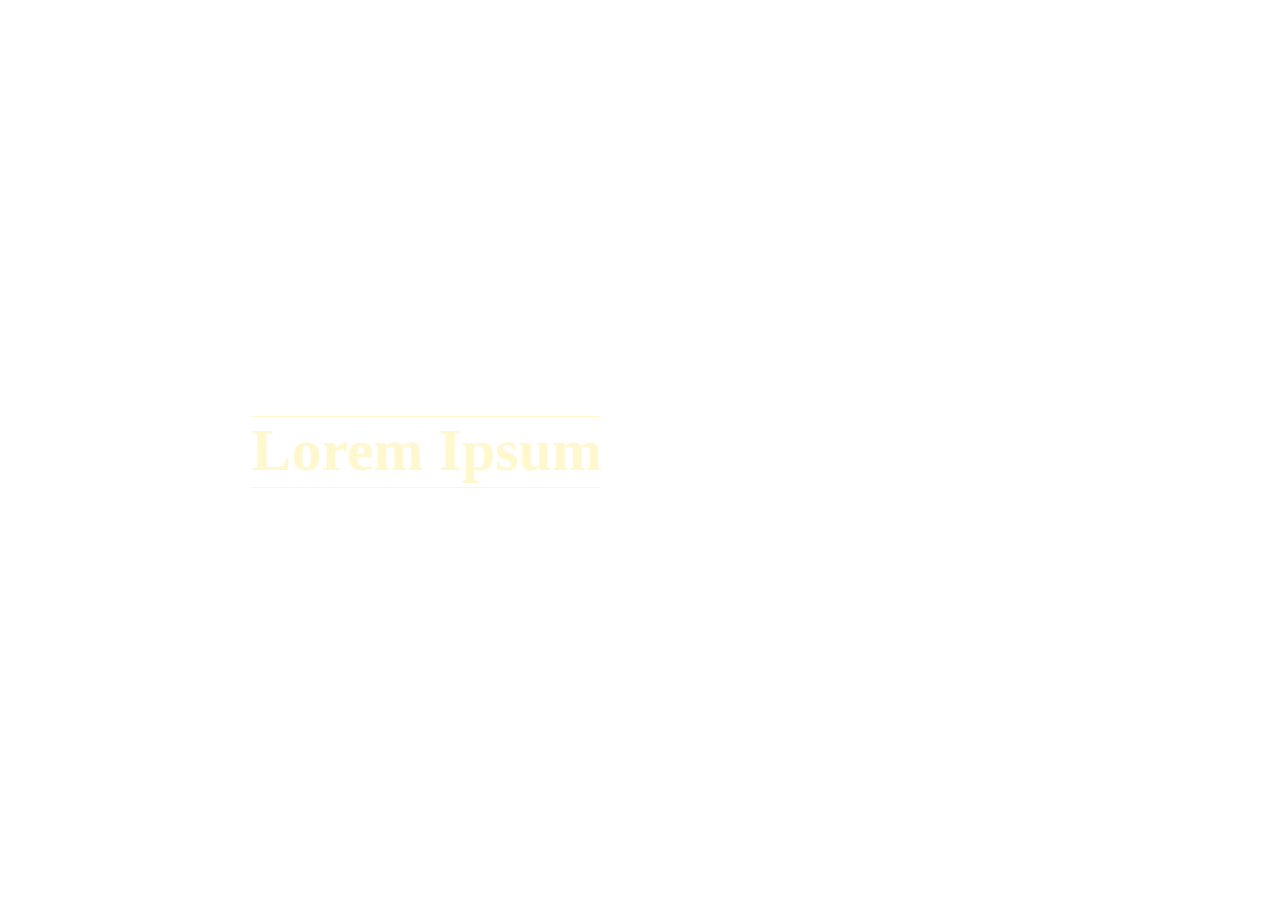
<file: html/slider.html>
<!DOCTYPE html>
<html>
  <head>
    <link rel="stylesheet" type="text/css" href="../styles/slider/main.css" />
    <link
      rel="stylesheet"
      href="https://cdnjs.cloudflare.com/ajax/libs/font-awesome/5.11.2/css/all.css"
      integrity="sha256-46qynGAkLSFpVbEBog43gvNhfrOj+BmwXdxFgVK/Kvc="
      crossorigin="anonymous"
    />
    <title>Slider</title>
    <script></script>
  </head>
  <body>
    <div class="photo-container">
      <div class="photo">
        <a href="../index.html#proyects">
          <i class="fas fa-home home-btn"></i>
        </a>
        <h2>Lorem Ipsum</h2>
      </div>
      <div class="photo">
        <h2>Lorem Ipsum</h2>
      </div>
      <div class="photo">
        <h2>Lorem Ipsum</h2>
      </div>
      <div class="photo">
        <h2>Lorem Ipsum</h2>
      </div>
    </div>
  </body>
</html>
</file>
<file: html/starwars.html>
<!DOCTYPE html>

<html lang="en">
  <head>
    <meta charset="UTF-8" />

    <meta name="viewport" content="width=device-width, initial-scale=1.0" />

    <meta http-equiv="X-UA-Compatible" content="ie=edge" />

    <title>Títulos</title>

    <link rel="stylesheet" href="../styles/star wars/main.css" />
  </head>

  <body>
    <div class="fade"></div>

    <section class="star-wars">
      <div class="crawl">
        <div class="title">
          <p>Episode IV</p>

          <h1>A New Hope</h1>
        </div>

        <p>
          It is a period of civil war. Rebel spaceships, striking from a hidden
          base, have won their first victory against the evil Galactic Empire.
        </p>

        <p>
          During the battle, Rebel spies managed to steal secret plans to the
          Empire’s ultimate weapon, the DEATH STAR, an armored space station
          with enough power to destroy an entire planet.
        </p>

        <p>
          Pursued by the Empire’s sinister agents, Princess Leia races home
          aboard her starship, custodian of the stolen plans that can save her
          people and restore freedom to the galaxy….
        </p>
      </div>
    </section>
  </body>
</html>
</file>
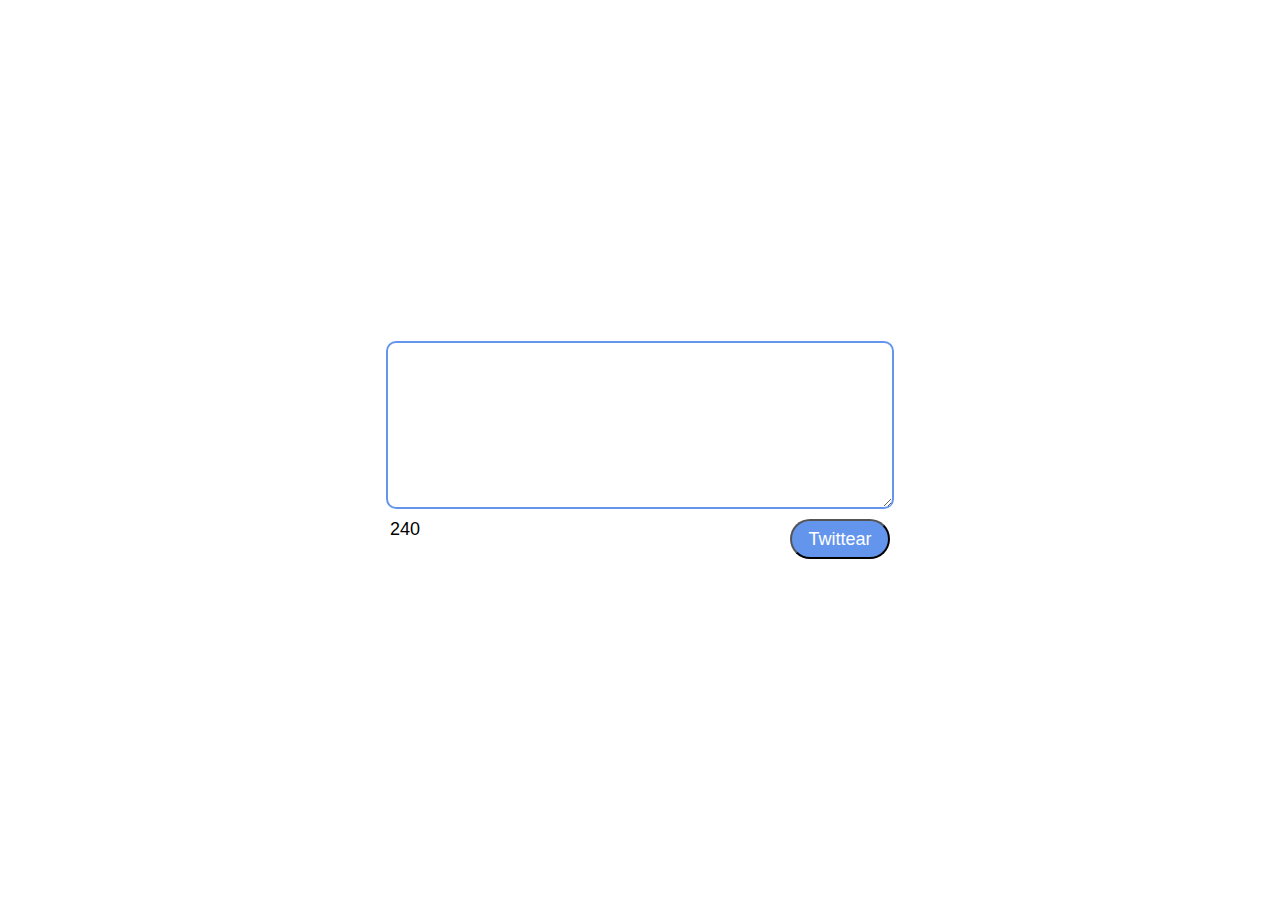
<file: html/tweet.html>
<!DOCTYPE html>

<html lang="en">
  <head>
    <meta charset="UTF-8" />

    <meta name="viewport" content="width=device-width, initial-scale=1.0" />

    <title>Tweet</title>

    <link rel="stylesheet" href="../styles/tweet.css" />
  </head>

  <body>
    <a href="../index.html#proyects">
      <i class="fas fa-home home-btn"></i>
    </a>
    <textarea class="tuit" name="" id="" cols="40" rows="10"></textarea>

    <div class="container-contador">
      <span class="contador">240</span>

      <button class="btn-tuitear">Twittear</button>
    </div>

    <script src="../script/tweet.js"></script>
  </body>
</html>
</file>
<file: main.css>
body {
  margin: 0;
  background-color: #dbd8c6;
  font-family: "Raleway";
  color: #335d65;
}

header {
  background-color: #335d65;
  position: fixed;
  width: 100%;
  z-index: 20;
}

.nav-items > li {
  margin: 20px 10px 25px 10px;
  width: 200px;
  text-align: center;
}

.nav-items {
  list-style: none;
  font-weight: 700;
  margin: 0;
  display: flex;
  padding-left: 0;
  align-items: center;
  justify-content: space-evenly;
}

.nav-item {
  color: #dfb28b;
  padding: 0 2px 10px 2px;
  cursor: pointer;
  text-decoration: none;
  transition: 0.3s;
}

.nav-item:hover {
  letter-spacing: 4px;
  border-bottom: 1.5px solid #dfb28b;
}

.proyects-nav-item {
  position: relative;
}

.submenu {
  list-style: none;
  width: 200px;
  background-color: #335d65;
  padding-left: 0;
  position: absolute;
  top: 32px;
  left: 10px;
  display: none;
  border-radius: 5px;
}

.submenu-item {
  padding: 20px;
  position: relative;
}
.submenu-item a {
  text-decoration: none;
  color: #dfb28b;
}

.proyects-nav-item:hover .submenu {
  display: block;
}

.submenu-item:hover {
  cursor: pointer;
  background-color: #335d65;
  border-radius: 5px;
}

.main-content {
  padding: 50px;
}

.presentation {
  padding-top: 80px;
  display: flex;
  flex-direction: column;
  justify-content: center;
  align-items: center;
}

.owner-photo {
  width: 80%;
}

.owner-name {
  color: #335d65;
  margin: 10px 0 0 0;
}

.owner-information {
  font-size: 22px;
  color: #335d65;
  text-align: center;
  max-width: 700px;
}

.main-content {
  display: flex;
  flex-direction: column;
  align-items: center;
}

.section-title {
  font-weight: 700;
  font-size: 50px;
  text-align: center;
}

.skills .main-contest-list {
  max-width: 1000px;
}

.main-contest-list {
  list-style: none;
  display: flex;
  flex-wrap: wrap;
  justify-content: center;
  align-items: center;
  padding-left: 0;
  margin: 0;
}

.list-container {
  background-color: #d4d1c0;
  width: 150px;
  height: 150px;
  margin: 25px;
  border-radius: 10px;
  display: flex;
  justify-content: center;
  align-items: center;
  transition: 0.3s;
}

.skill-img {
  width: 70%;
}

.list-container:hover {
  transition: 0.4s;
  transform: scale(1.5);
}

.proyects {
  padding-top: 50px;
}

.proyects-container {
  width: 100%;
  height: 800px;
  display: flex;
  flex-direction: row;
  flex-wrap: wrap;
  justify-content: space-evenly;
}

.proyects-container .proyect {
  background-size: cover;
  filter: contrast(0.3);
  transition: 1.2s, filter 0.7s;
  width: 26%;
  margin-bottom: 100px;
  height: 40%;
  cursor: pointer;
  display: flex;
  flex-direction: column;
  height: 40%;
  position: relative;
}

.proyect-description {
  position: absolute;
  bottom: -65px;
  align-content: center;
  color: #335d65;
}

.proyect-description .proyect-name {
  font-size: 30px;
  margin: 0px 0px 5px;
}

.proyects-container:hover .proyect:not(:hover) {
  filter: contrast(0.1);
}

.proyect:hover {
  filter: contrast(1);
}
.proyect:hover h3 {
  transform: scale(1);
}

.proyects-container .proyect:nth-child(1) {
  background-image: url(./imgs/proyects/wiki.png);
}

.proyects-container .proyect:nth-child(2) {
  background-image: url(./imgs/proyects/catalog.png);
}

.proyects-container .proyect:nth-child(3) {
  background-image: url(./imgs/proyects/wayne.jpg);
}

.proyects-container .proyect:nth-child(4) {
  background-image: url(./imgs/proyects/portfolio.jpg);
}

.proyects-container .proyect:nth-child(5) {
  background-image: url(./imgs/proyects/starwars.jpg);
}

.proyects-container .proyect:nth-child(6) {
  background-image: url(./imgs/proyects/polaroids.jpg);
}

.proyects-container .proyect:nth-child(7) {
  background-image: url(./imgs/proyects/slider.jpg);
}

.proyects-container .proyect:nth-child(8) {
  background-image: url(./imgs/proyects/controladordegastos.jpg);
}

.proyects-container .proyect:nth-child(9) {
  background-image: url(./imgs/proyects/tweet.jpg);
}

.list-element {
  font-size: 20px;
  font-weight: bold;
}

.proyect-link {
  width: 100%;
  height: 100%;
}

.contactme {
  display: flex;
  flex-direction: column;
  font-weight: 400;
  margin-top: 380px;
}

.contact-me-form {
  display: flex;
  align-items: flex-start;
  flex-direction: column;
  margin: 0 auto;
}

label {
  padding-bottom: 5px;
}

.contact-information {
  width: 100%;
  padding: 10px;
  display: flex;
  flex-direction: column;
}

.form-imput-container {
  position: relative;
}

.contact-me-form-input {
  width: 100%;
  border-radius: 2px;
  background-color: #d4d1c0;
  font-size: 16px;
  box-sizing: border-box;
}

.user-icon,
.mail-icon {
  color: darkslategray;
  position: absolute;
  left: 10px;
  top: calc(50% - 8px);
}

.invalid-icon,
.valid-icon {
  position: absolute;
  top: calc(50% - 8px);
  right: 10px;
  display: none;
}

.invalid-icon {
  color: firebrick;
}

.valid-icon {
  color: green;
}

input:focus,
select:focus,
textarea:focus {
  outline-color: #335d65;
}

button:focus {
  outline: none;
}

input:valid {
  border: 1px solid green;
}

input:invalid:not(:placeholder-shown) {
  border: 1px solid firebrick;
}

input:valid:not(:placeholder-shown) ~ .valid-icon {
  display: block;
}

input:invalid:not(:placeholder-shown) ~ .invalid-icon {
  display: block;
}

.contact-me-form-input:not(textarea) {
  height: 35px;
  padding-left: 35px;
  border: 1px solid #335d65;
}

.contact-me-form-input.option-menu {
  padding-left: 20px;
  color: #335d65;
}

#contact-msg {
  padding: 10px;
  font-family: "Raleway";
}

.reason-for-contact {
  border-style: none;
}

.send-btn {
  color: #dfb28b;
  margin: 20px auto 0;
  width: 145px;
  height: 50px;
  font-size: 18px;
  background-color: #335d65;
  border-radius: 10px;
  border-style: none;
  display: flex;
  align-items: center;
  justify-content: center;
  transition: 0.2s;
}

.send-btn:hover {
  color: #335d65;
  cursor: pointer;
  font-size: 20px;
  letter-spacing: 1px;
  border: 1px solid #335d65;
  background: none;
}

.send-btn:active {
  background-color: #dfb28b;
  border-radius: 10px;
  color: #335d65;
  border-style: none;
}

footer {
  background-color: #335d65;
  color: #dfb28b;
}

.footer-main-part {
  display: flex;
  justify-content: space-evenly;
  align-items: center;
}

.footer-column {
  padding: 0px 50px;
}

.footer-links-title {
  font-weight: bold;
}

.footer-links {
  list-style: none;
  padding-left: 0;
}

.footer-link {
  padding-bottom: 10px;
  transition: 0.3s;
}

.footer-link:hover {
  letter-spacing: 3px;
}

.socialnetwork-icon {
  transition: 0.3s;
}

.footer-link:hover .socialnetwork-icon {
  transform: scale(1.8);
}

.footer-social-network-user {
  color: #dfb28b;
  font-weight: 300;
  text-decoration: none;
}

.socialnetworks-column {
  width: 280px;
  padding-right: 0;
}

.quote-column {
  max-width: 450px;
  display: flex;
  justify-content: flex-end;
}

.footer-quote-text {
  width: 100%;
  font-weight: 300;
}

.footer-copyright {
  margin-bottom: 0;
  text-align: center;
  padding-bottom: 10px;
}

.footer-copyright-text {
  margin-bottom: 0;
}

/* [base64] */
@media (max-width: 1150px) {
  .skills .main-contest-list {
    max-width: 700px;
  }
}

@media (max-width: 950px) {
  .proyects-container {
    flex-direction: row;
    display: flex;
    flex-wrap: wrap;
  }

  .proyect-description .proyect-name {
    font-size: 20px;
  }
}

@media (max-width: 800px) {
  .proyects-container {
    height: 1800px;
  }

  .proyects-container .proyect {
    width: 52%;
    height: 150px;
  }

  .nav-items > li:nth-child(1) {
    display: none;
  }

  .section-title {
    font-size: 30px;
    margin-bottom: 20px;
  }

  .owner-name {
    font-size: 38px;
    margin-bottom: 5px;
  }

  .owner-information {
    font-size: 16px;
    width: 80%;
  }

  .list-container {
    width: 100px;
    height: 100px;
    margin: 15px;
  }

  .list-element {
    font-size: 16px;
  }

  .contact-me-form {
    transform: scale(0.9);
  }

  .quote-column {
    display: none;
  }
}
@media (max-width: 770px) {
  .skills .main-contest-list {
    max-width: 500px;
  }
}
@media (max-width: 700px) {
  .nav-item:hover {
    letter-spacing: 0px;
    border-bottom: none;
  }
}
@media (max-width: 450px) {
  header {
    font-size: 12px;
    height: 30px;
  }

  .nav-items {
    margin-top: 7px;
  }

  .nav-items > li {
    margin: 0;
  }

  .submenu {
    text-align: left;
    width: 100px;
    top: 20px;
  }

  .submenu-item {
    padding: 10px;
  }

  .main-content {
    padding: 50px 25px 40px 25px;
  }

  .owner-photo {
    width: 150px;
  }

  .section-title {
    margin: 5px;
  }

  .owner-name {
    max-width: 150px;
    font-size: 30px;
  }

  .owner-information {
    font-size: 14px;
  }

  .list-container {
    height: 60px;
    width: 60px;
    font-size: 10px;
  }

  .list-container:hover {
    transform: none;
  }

  .footer-link:hover .socialnetwork-icon {
    transform: none;
  }

  .footer-link {
    width: 170px;
  }

  .footer-link:hover {
    letter-spacing: 0;
    transform: scale(1.1);
  }

  .footer-copyright {
    font-size: 12px;
  }
}

/*# sourceMappingURL=main.css.map */
</file>
<file: styles/contador.css>
body {
  background-color: #468578;
  display: flex;
  align-items: center;
  justify-content: center;
}

.calculadora {
  width: 480px;
  height: 330px;
  border-radius: 35px;
  border: 3px solid #656b73;
  background-color: #d1c7cd;
  color: #656b73;
  margin-top: 100px;
  display: flex;
  flex-direction: column;
  justify-content: space-evenly;
  align-items: center;
}

.botones {
  width: 100%;
  display: flex;
  justify-content: space-evenly;
}

.boton {
  height: 70px;
  width: 85px;
  border: solid 3px #656b73;
  border-radius: 25px;
  font-family: "Manrope", sans-serif;
  font-size: 25px;
  background-color: #bbc2d4;
  color: #656b73;
}

.container-resultado {
  width: 200px;
  height: 90px;
  display: flex;
  justify-content: center;
  align-items: center;
}

.resultado {
  font-family: "Manrope", sans-serif;
  font-size: 75px;
}
</file>
<file: styles/controladordegastos.css>
body {
  display: flex;
  flex-direction: column;
  align-items: center;
  width: 100%;
  height: 100vh;
  margin: 0;
  font-family: "Roboto Mono", monospace;
}

.botones {
  display: flex;
  justify-content: space-around;
  margin: 35px;
  width: 100%;
}

.btn {
  height: 50px;
  width: 185px;
  border-radius: 30px;
  background-color: pink;
  color: white;
  border: 2px solid hotpink;
  font-family: "Roboto Mono", monospace;
  font-size: 16px;
  font-weight: 600;
}

.lista {
  display: flex;
  width: 100%;
  justify-content: center;
}

.textos-ingresados {
  height: 60vh;
  width: 70%;
  font-family: "Roboto Mono", monospace;
  font-size: 16px;
  border: 1px solid;
}

.contenedor-parciales {
  display: flex;
  flex-direction: row;
  width: 100%;
  justify-content: space-evenly;
}

.parcial {
  width: 350px;
  text-align: center;
}

.monto-total {
  width: 100%;
  display: flex;
  justify-content: center;
}
</file>
<file: styles/cuentaregresiva.css>
body {
  display: flex;
  justify-content: center;
  height: 100vh;
  margin: 0;
  align-items: center;
}

.numero {
  font-size: 150px;
  font-family: "Manrope", sans-serif;
}
</file>
<file: styles/portfolio.css>
body {
    background-color: #f5f5F5;
}

.clear {
    clear: both;
}

.column {
    width: 900px;
    margin: 0 auto;
}

.card {
    margin: 40px 0;
}

.card-header {
    background-color: #2ECC71;
    padding: 20px;
}

.card-body {
    background-color: #FFF;
    padding: 40px 20px;
}

.content-container {
    width: 800px;
    margin: 0 auto;
    overflow: hidden;
}

.title {
    font-family: 'Helvetica';
    font-weight: 700;
    font-size: 48px;
    text-align: center;
    color: #FFF;
    margin: 30px 0 10px;
}

.subtitle {
    font-family: 'Helvetica';
    font-weight: 700;
    font-size: 24px;
}

.text {
    font-family: 'Roboto';
}


/* 
===========================================
            ABOUT SECTION
=========================================== 
*/

.avatar {
    width: 200px;
}

.about-container {
    display: flex;
    justify-content: space-between;
    align-items: center;
}

.content-container {
    display: flex;
    justify-content: space-between;
}

.name-container {
    width: 600px;
    text-align: center;
}

.name {
    font-family: 'Helvetica';
    font-weight: 700;
    font-size: 54px;
    color: #FFF;
    margin: 30px 0 10px;
}

.job {
    font-family: 'Roboto';
    font-weight: bold;
    font-size: 18px;
    color: #FFF;
}

.about-me {
    width: 400px;
}

.description {
    font-family: 'Roboto';
    line-height: 25px;
}

.info {
    width: 350px;
    margin-left: 50px;
}

.info-list {
    list-style: none;
    line-height: 25px;
}

.info-list li {
    display: flex;
    justify-content: space-evenly;
}

.info-property {
    width: 100px;
    font-family: 'Roboto';
    color: #424242;
}
.info-value {
    width: 180px;
    font-family: 'Roboto';
    color: #9E9E9E;
}


/* 
===========================================
            RESUME SECTION
=========================================== 
*/

.timeline-container {
    width: 380px;
    padding: 0 10px;
}

.timeline-item {
    padding: 15px 20px 10px;
    margin-bottom: 20px;
    border-left: 2px solid #2ECC71;
}

.timeline-title {
    font-family: 'Helvetica';
    font-size: 16px;
    line-height: 18px;
    margin: 0;
}

.timeline-period {
    font-family: 'Helvetica';
    font-size: 12px;
    line-height: 18px;
    color: #2ECC71;
    margin: 0 0 20px;
}

.timeline-description {
    font-family: 'Helvetica';
    font-size: 15px;
    line-height: 18px;
}


/* 
===========================================
            SERVICES SECTION
=========================================== 
*/

.services-container {
    display: flex;
    flex-direction: column;
}

.service-section-container {
    display: flex;
    flex-wrap: wrap;
    overflow: hidden;
    margin-bottom: 20px;
    justify-content: center;
}

.service-block {
    width: 200px;
    text-align: center;
    padding: 0 20px;
    box-sizing: border-box;
}

.services-container .subtitle {
    text-align: center;
}

.service-img-container {
    width: 120px;
    height: 120px;
    background-color: #FAFAFA;
    margin: 0 auto;
}

.service-img {
    height: 64px;
    margin: 28px 0;
}

.service-title {
    font-family: 'Helvetica';
    font-size: 17px;
    line-height: 22px;
    margin-top: 40px;
}

.service-description {
    font-family: 'Roboto';
    font-size: 14px;
    line-height: 22px;
}

.services-client {
    width: 80px;
    float: left;
    margin-left: calc(800px/12 - 40px);
    margin-right: calc(800px/12 - 40px); 
}

.pricing-box {
    border: 1px solid #E0E0E0;
    width: calc(800px / 3 - 20px);
    margin: 0 10px;
    box-sizing: border-box;
    margin-bottom: 20px;
    padding: 20px 0;
    text-align: center;
}

.pricing-button {
    display: inline-block;
    font-family: 'Helvetica';
    background-color: #2ECC71;
    color: #FFF;
    font-weight: bold;
    margin: 20px 0;
    padding: 10px 20px;
    text-decoration: none;
}

.pricing-text {
    font-family: 'Roboto';
    font-size: 14px;
    line-height: 24px;
}


/* 
===========================================
            PORTFOLIO SECTION
=========================================== 
*/

.portfolio-img {
    width: calc(800px / 3 - 10px);
    margin: 5px;
    box-sizing: border-box;
}


/* 
===========================================
            BLOG SECTION
=========================================== 
*/

.blog-container {
    display: flex;
    flex-wrap: wrap;
    justify-content: center;
}

.blog-post {
    width: 360px;
    margin: 20px;
    text-align: center;
}

.blog-post-img {
    width: 360px;
}

.blog-post-title {
    font-family: 'Helvetica';
    padding: 30px 0;
    letter-spacing: 1px;
}



/* 
===========================================
            CONTACT SECTION
=========================================== 
*/

.contact {
    width: 500px;
    margin: 0 auto;
}

.contact-form {
    margin-top: 40px;
}

/* 
===========================================
            ESTILOS APARTE
=========================================== 
*/

.card {
    box-shadow: 0px 15px 25px 0px rgba(0,0,0,0.1);
    border-radius: 10px;
}

.card-header {
    border-top-left-radius: 10px;
    border-top-right-radius: 10px;
}

.card-body {
    border-bottom-left-radius: 10px;
    border-bottom-right-radius: 10px;
}

.avatar {
    border-radius: 50%;
}

.timeline-item {
    border-top-right-radius: 5px;
    border-bottom-right-radius: 5px;
    box-shadow: 0px 0px 3px 0px rgba(0,0,0,0.2);
}

.service-img-container {
    border-radius: 50%;
    box-shadow: 0 7px 12px rgba(0, 0, 0, 0.15);
}

.pricing-box {
    border-radius: 5px;
    box-shadow: 0 7px 12px rgba(0, 0, 0, 0.12);
}

.pricing-button {
    border-radius: 5px;
    box-shadow: 0 3px 6px rgba(0,0,0,0.3);
}

.blog-post {
    box-shadow: 0 1px 5px rgba(0,0,0,0.1);
    border-radius: 10px;
}

.textarea, .input-text {
    font-family: 'Roboto';
    display: block;
    width: 100%;
    border: none;
    margin: 30px 0;
    padding: 10px 0 10px 20px;
    border-bottom: 1px solid #e0e0e0;
    border-left: 40px solid #fafafa;
    background-color: transparent;
    box-shadow: none;
    outline: none;
    box-sizing: border-box;
}

.textarea {
    min-height: 200px;
} 

.send-button {
    display: block;
    font-family: 'Helvetica';
    background-color: #2ECC71;
    color: #FFF;
    font-weight: bold;
    margin: 20px 0;
    padding: 10px 20px;
    text-decoration: none;
    -webkit-appearance: none;
    border: none;
    margin: 0 auto;
}

/* 
===========================================
            RESPONSIVE
=========================================== 
*/

@media(max-width: 930px){

    .column{
        width: 80%;
    }
    
    .content-container{
        width: 90%;
        flex-wrap: wrap;
    }

    .about-me{
        display: flex;
        flex-direction: column;
        text-align: justify;
    }

    .about-container{
        width: 90%;
    }

    .service-block{
        width: calc(100% / 2);
    }

    .services-client{
        width: calc(100% / 3 - 54px);
    }

    .pricing-box{
        width: calc(100% / 3 - 20px);
    }

    .portfolio-img{
        width: calc(100% / 3 - 10px);
    }

    .blog-post{
        width: calc(100% / 2 - 40px);
    }

    .blog-post-img{
        width: 100%;
    }
}

@media(max-width:660px){
    .about-container{
        display: flex;
        flex-direction: column;
    }

    .services-client{
        width: calc(100% / 2 - 54px);
    }

    .pricing-box{
        width: 100%;
    }

    .portfolio-img{
        width: 100%;
    }
}

@media(max-width: 600px){
    .name-container{
        width: 80%;
        flex-wrap: wrap;
    }

    .info{
        margin: 0px;          
    }

    .info-list{
        padding: 0px;
    }

    .info-list > li{
        display: flex;
        flex-direction: column;
        flex-wrap: wrap;
        font-size: 90%;              /*esto esta bien?*/
    }
}

@media(max-width: 400px){
    .service-block{
        width: 100%;
    }

    .blog-post{
        width: calc(100% - 40px);
    }

    .services-client{
        width: calc(100% - 54px);
    }

}

@media(max-width: 350px){
    .title{
        font-size: 200%;
    }

    .name{
        font-size: 200%;
    }

    .avatar{
        width: 80%;
        display: flex;
        justify-content: center;
    }
}
</file>
<file: styles/slider/main.css>
body {
  margin: 0;
  height: 100vh;
}

.photo-container {
  display: flex;
  height: 100vh;
}
.photo-container:hover .photo:not(:hover) {
  filter: saturate(0);
}
@media (max-width: 800px) {
  .photo-container {
    flex-direction: column;
  }
}
.home-btn {
  position: absolute;
  color: floralwhite;
  font-size: 36px;
  top: 20px;
  left: 20px;
  cursor: pointer;
}
.photo {
  height: 100%;
  display: flex;
  align-items: center;
  justify-content: center;
}
.photo:nth-child(1) {
  background-image: url(https://media.tumblr.com/6fb397d822f4f9f4596dff2085b18f2e/tumblr_nzsvb4p6xS1qho82wo1_1280.jpg);
  background-size: cover;
}
.photo:nth-child(2) {
  background-image: url(https://media.tumblr.com/5af3f8303456e376ceda1517553ba786/tumblr_o4986gakjh1qho82wo1_1280.jpg);
  background-size: cover;
}
.photo:nth-child(3) {
  background-image: url(https://media.tumblr.com/5516a22e0cdacaa85311ec3f8fd1e9ef/tumblr_o45jwvdsL11qho82wo1_1280.jpg);
  background-size: cover;
}
.photo:nth-child(4) {
  background-image: url(https://media.tumblr.com/f19901f50b79604839ca761cd6d74748/tumblr_o65rohhkQL1qho82wo1_1280.jpg);
  background-size: cover;
}

h2 {
  color: cornsilk;
  font-size: 60px;
  transform: translateY(800%);
  transition: 0.4s 0.3s;
}
h2::before {
  content: "";
  font-size: 60px;
  width: 350px;
  height: 70px;
  transition: 0.5s 0.4s;
  transform: scale(0);
}

.photo {
  overflow: hidden;
  flex-basis: 25%;
  transition: flex-basis 0.6s, filter 1.2s;
  filter: saturate(0.5);
  position: relative;
}
.photo:hover {
  flex-basis: 150%;
  filter: saturate(1.5);
}
@media (max-width: 800px) {
  .photo:hover {
    flex-basis: 75%;
  }
}
.photo:hover h2 {
  transform: translateY(0);
}
.photo:hover h2::before {
  border-top: 1.6px solid cornsilk;
  border-bottom: 1.6px solid cornsilk;
  display: block;
  transform: scale(1);
  position: absolute;
}
</file>
<file: styles/star wars/main.css>
body {
  width: 100%;
  height: 100%;
  background: #000;
  overflow: hidden; }

.fade {
  position: relative;
  width: 100%;
  min-height: 71vh;
  top: -25px;
  background-image: linear-gradient(0deg, transparent, black 75%);
  z-index: 1; }

.star-wars {
  display: flex;
  justify-content: center;
  position: relative;
  height: 800px;
  color: #feda4a;
  font-family: 'Pathway Gothic One', sans-serif;
  font-size: 500%;
  font-weight: 600;
  letter-spacing: 6px;
  line-height: 150%;
  perspective: 400px;
  text-align: justify; }

.crawl {
  position: relative;
  top: 99999px;
  animation: crawl 60s linear; }

.crawl > .title {
  font-size: 90%;
  text-align: center; }

.crawl > .title h1 {
  margin: 0 0 100px;
  text-transform: uppercase; }

@keyframes crawl {
  0% {
    top: -100px;
    transform: rotateX(20deg) translateZ(0); }
  100% {
    top: -6000px;
    transform: rotateX(25deg) translateZ(-2500px); } }

/*# sourceMappingURL=main.css.map */
</file>
<file: styles/tweet.css>
body {
  height: 100vh;
  display: flex;
  flex-direction: column;
  align-items: center;
  justify-content: center;
  font-family: Arial, Helvetica, sans-serif;
  margin: 0px;
}

.home-btn {
  position: absolute;
  color: floralwhite;
  font-size: 36px;
  top: 20px;
  left: 20px;
  cursor: pointer;
}

.tuit {
  border-radius: 10px;
  width: 500px;
  height: 160px;
  border: 2px solid cornflowerblue;
  font-family: Arial, Helvetica, sans-serif;
  font-size: 18px;
}

.container-contador {
  margin-top: 10px;
  width: 500px;
  justify-content: space-between;
  display: flex;
}

.contador {
  font-size: 18px;
}

.btn-tuitear {
  border-radius: 25px;
  height: 40px;
  width: 100px;
  background-color: cornflowerblue;
  color: white;
  font-family: Arial, Helvetica, sans-serif;
  font-size: 18px;
}
</file>
